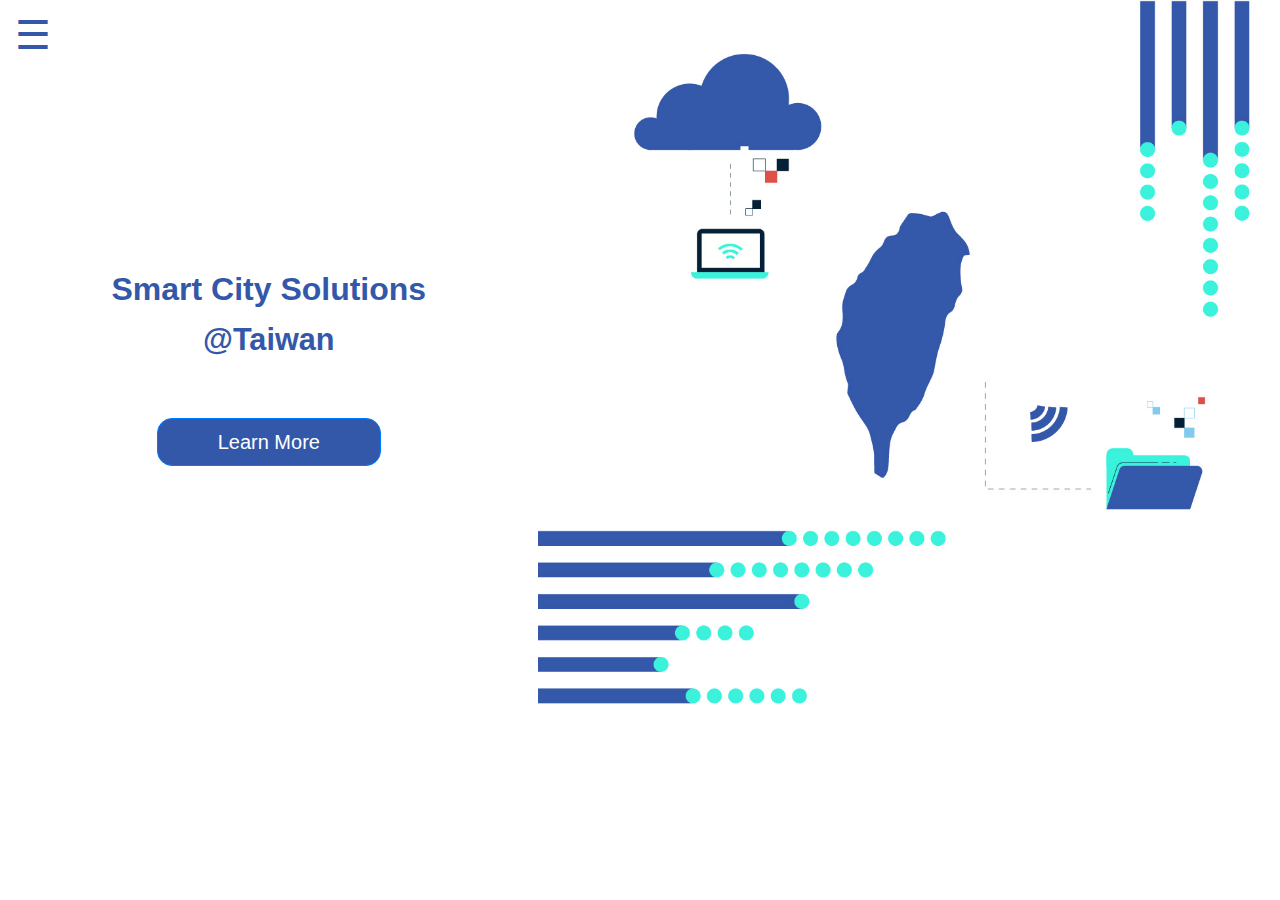
<file: index.html>
<!DOCTYPE html>
<html>

<head>
    <meta charset="UTF-8">
    <meta name="viewport" content="width=device-width, initial-scale=1.0">
    <meta http-equiv="X-UA-Compatible" content="ie=edge">
    <title>Home</title>
    <link rel="stylesheet" href="/css/bootstrap.css">
    <link rel="stylesheet" href="/css/main.css">
    <link rel="stylesheet" href="/css/home.css">
    <script src="./js/jquery.min.js"></script>
    <script src="./js/bootstrap.min.js"></script>
    <!--    <script src="js/loadjson.js"></script>-->
    <script src="/js/home.js"></script>
</head>

<body>
    <nav>
        <span class="menu-btn1" onclick="openNav()">&#9776; </span>
        <div id="mySidenav" class="sidenav">
            <a href="javascript:void(0)" class="closebtn" onclick="closeNav()">&times;</a>
            <a href="./index.html" class="home">Home</a>
            <div class="panel-group" id="accordion">
                <div class="panel panel-default">
                    <div class="panel-heading">
                        <h4 class="panel-title">
                            <a data-toggle="collapse" data-parent="#accordion" href="#collapseOne">
                                8 Categories of Smart Solutions
                            </a>
                        </h4>
                    </div>
                    <div id="collapseOne" class="panel-collapse collapse in">
                        <div class="panel-body">
                            <div class="dropdown">
                                <ul class="class">
                                    <div class="line"></div>
                                    <a href="./Service_company/Agriculture.html">Smart Agriculture</a>
                                    <a href="./Service_company/Education.html">Smart Education</a>
                                    <a href="./Service_company/Energy.html">Smart Energy</a>
                                    <a href="./Service_company/Governance.html">Smart Governance</a>
                                    <a href="./Service_company/Healthcare.html">Smart Healthcare</a>
                                    <a href="./Service_company/Retail.html">Smart Retail</a>
                                    <a href="./Service_company/Tourism.html">Smart Tourism</a>
                                    <a href="./Service_company/Transportation.html">Smart Transportation</a>
                                </ul>
                            </div>
                        </div>
                    </div>
                </div>
            </div>
            <div class="logo">
                    <img src="../Logo.jpg">
                </div>
        </div>
    </nav>

    <div id="main">
        <div class="row main nowrap">
            <div class="home-content" id="s1-box1">
                <div class="title-p">
                    <h1>Smart City Solutions</h1>
                    <p>@Taiwan</p>

                </div>
                <div class="btn-p text-center">
                    <a class="btn btn-primary btn-lg btn-w" href="./8class.html">Learn More</a>
                </div>

            </div>
            <div class="home-img" id="box2">
                <img id="s1-img" src="home_kv.jpg" alt="">
            </div>
        </div>
    </div>

</body>

</html>
</file>
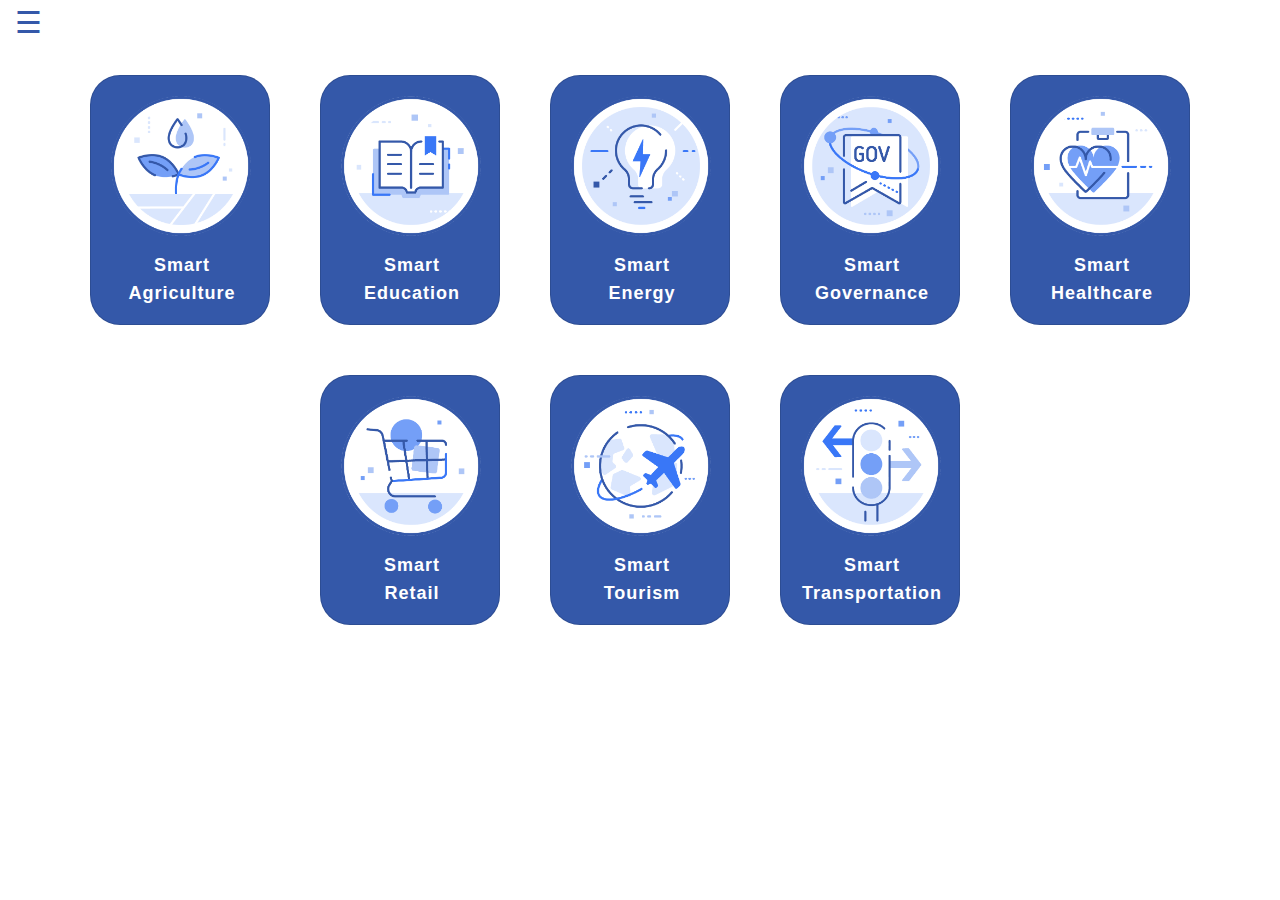
<file: 8class.html>
<!DOCTYPE html>
<html lang="en">

<head>
    <meta charset="UTF-8">
    <meta name="viewport" content="width=device-width, initial-scale=1.0">
    <meta http-equiv="X-UA-Compatible" content="ie=edge">
    <title>8class</title>
    <link rel="stylesheet" href="/css/bootstrap.css">
    <link rel="stylesheet" href="/css/main.css">
    <link rel="stylesheet" href="./css/class_card.css">
    <script src="./js/jquery.min.js"></script>
    <script src="./js/bootstrap.min.js"></script>
    <!--    <script src="js/loadjson.js"></script>-->
    <script src="/js/app.js"></script>
</head>

<body>
    <nav>
        <span class="menu-btn1" onclick="openNav()">&#9776; </span>
        <div id="mySidenav" class="sidenav">
            <a href="javascript:void(0)" class="closebtn" onclick="closeNav()">&times;</a>
            <a href="./index.html" class="home">Home</a>
            <div class="panel-group" id="accordion">
                <div class="panel panel-default">
                    <div class="panel-heading">
                        <h4 class="panel-title">
                            <a data-toggle="collapse" data-parent="#accordion" href="#collapseOne">
                                8 Categories of Smart Solutions
                            </a>
                        </h4>
                    </div>
                    <div id="collapseOne" class="panel-collapse collapse in">
                        <div class="panel-body">
                            <div class="dropdown">
                                <ul class="class">
                                    <div class="line"></div>
                                    <a href="./Service_company/Agriculture.html">Smart Agriculture</a>
                                    <a href="./Service_company/Education.html">Smart Education</a>
                                    <a href="./Service_company/Energy.html">Smart Energy</a>
                                    <a href="./Service_company/Governance.html">Smart Governance</a>
                                    <a href="./Service_company/Healthcare.html">Smart Healthcare</a>
                                    <a href="./Service_company/Retail.html">Smart Retail</a>
                                    <a href="./Service_company/Tourism.html">Smart Tourism</a>
                                    <a href="./Service_company/Transportation.html">Smart Transportation</a>
                                </ul>
                            </div>
                        </div>
                    </div>
                </div>
            </div>
            <div class="logo">
                    <img src="../Logo.jpg">
                </div>
        </div>
    </nav>
    <div class="cards">
        <a href="./Service_company/Agriculture.html" class="card">
            <div class="card-image">
                <img class="" src="./public/icon8/icon8_A.png" alt="">
            </div>
            <div class="card-body">
                <div>Smart</div>
                <div>Agriculture</div>
            </div>
        </a>
        <a href="./Service_company/Education.html" class="card">
            <div class="card-image">
                <img class="" src="./public/icon8/icon8_B.png" alt="">
            </div>
            <div class="card-body">
                <div>Smart</div>
                <div>Education</div>
            </div>
        </a>
        <a href="./Service_company/Energy.html" class="card">
            <div class="card-image">
                <img class="" src="./public/icon8/icon8_C.png" alt="">
            </div>
            <div class="card-body">
                <div>Smart</div>
                <div>Energy</div>
            </div>
        </a>
        <a href="./Service_company/Governance.html" class="card">
            <div class="card-image">
                <img class="" src="./public/icon8/icon8_D.png" alt="">
            </div>
            <div class="card-body">
                <div>Smart</div>
                <div>Governance</div>
            </div>
        </a>
        <a href="./Service_company/Healthcare.html" class="card">
            <div class="card-image">
                <img class="" src="./public/icon8/icon8_E.png" alt="">
            </div>
            <div class="card-body">
                <div>Smart</div>
                <div>Healthcare</div>
            </div>
        </a>
        <a href="./Service_company/Retail.html" class="card">
            <div class="card-image">
                <img class="" src="./public/icon8/icon8_F.png" alt="">
            </div>
            <div class="card-body">
                <div>Smart</div>
                <div>Retail</div>
            </div>
        </a>
        <a href="./Service_company/Tourism.html" class="card">
            <div class="card-image">
                <img class="" src="./public/icon8/icon8_G.png" alt="">
            </div>
            <div class="card-body">
                <div>Smart</div>
                <div>Tourism</div>
            </div>
        </a>
        <a href="./Service_company/Transportation.html" class="card">
            <div class="card-image">
                <img class="" src="./public/icon8/icon8_H.png" alt="">
            </div>
            <div class="card-body">
                <div>Smart</div>
                <div>Transportation</div>
            </div>
        </a>
    </div>

</body>

</html>
</file>
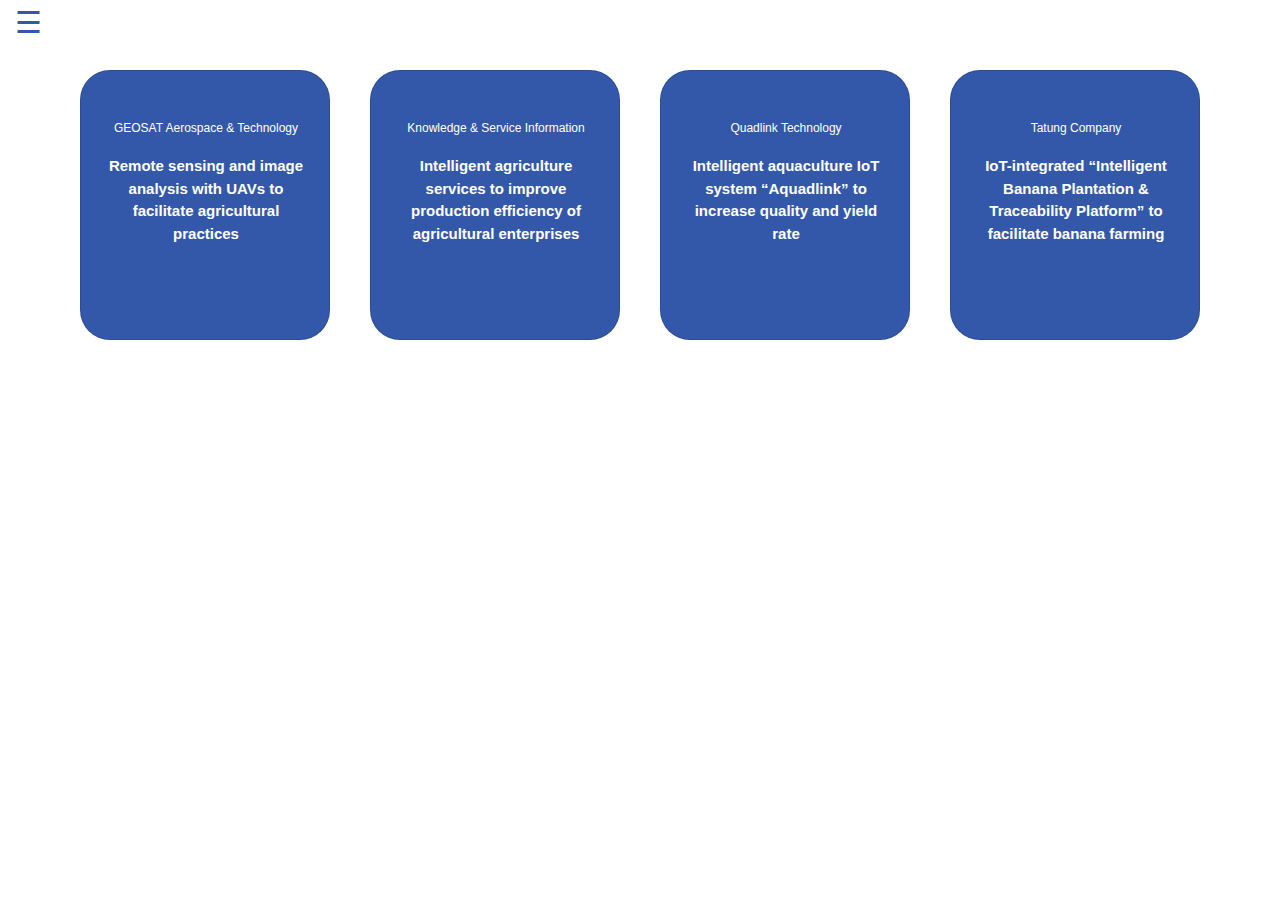
<file: Service_company/Agriculture.html>
<!DOCTYPE html>
<html lang="en">

<head>
    <meta charset="UTF-8">
    <meta name="viewport" content="width=device-width, initial-scale=1.0">
    <meta http-equiv="X-UA-Compatible" content="ie=edge">
    <title>service_company</title>
    <link rel="stylesheet" href="../css/bootstrap.css">
    <link rel="stylesheet" href="../css/main.css">
    <link rel="stylesheet" href="../css/company_card.css">
    <script src="../js/jquery.min.js"></script>
    <script src="../js/bootstrap.min.js"></script>
    <!--    <script src="../js/loadjson.js"></script>-->
    <script src="../js/app.js"></script>
</head>

<body>
    <nav>
        <span class="menu-btn1" onclick="openNav()">&#9776; </span>
        <div id="mySidenav" class="sidenav">
            <a href="javascript:void(0)" class="closebtn" onclick="closeNav()">&times;</a>
            <a href="../index.html" class="home">Home</a>
            <div class="panel-group" id="accordion">
                <div class="panel panel-default">
                    <div class="panel-heading">
                        <h4 class="panel-title">
                            <a data-toggle="collapse" data-parent="#accordion" href="#collapseOne">
                                8 Categories of Smart Solutions
                            </a>
                        </h4>
                    </div>
                    <div id="collapseOne" class="panel-collapse collapse in
                        <div class="panel-body">
                            <div class="dropdown">
                                <ul class="class">
                                    <div class="line"></div>
                                    <a href="./Agriculture.html">Smart Agriculture</a>
                                    <a href="./Education.html">Smart Education</a>
                                    <a href="./Energy.html">Smart Energy</a>
                                    <a href="./Governance.html">Smart Governance</a>
                                    <a href="./Healthcare.html">Smart Healthcare</a>
                                    <a href="./Retail.html">Smart Retail</a>
                                    <a href="./Tourism.html">Smart Tourism</a>
                                    <a href="./Transportation.html">Smart Transportation</a>
                                </ul>
                            </div>
                        </div>
                    </div>
                </div>
                <div class="logo">
                    <img src="../Logo.jpg">
                </div>
            </div>
        </div>
    </nav>
    <div class="cards">
        <a href="../Detailed_case.html?id=1" class="card">
            <div class="card-body">
                <h3>GEOSAT Aerospace & Technology</h3>
                <p>Remote sensing and image analysis with UAVs to facilitate agricultural practices </p>
            </div>
        </a>
        <a href="../Detailed_case.html?id=2" class="card">
            <div class="card-body">
                <h3>Knowledge & Service Information</h3>
                <p>Intelligent agriculture services to improve production efficiency of agricultural enterprises</p>
            </div>
        </a>
        <a href="../Detailed_case.html?id=3" class="card">
            <!--            <img class="Company-logo" src="https://picsum.photos/190/100?image=103" alt="">-->
            <div class="card-body">
                <h3>Quadlink Technology</h3>
                <p>Intelligent aquaculture IoT system “Aquadlink” to increase quality and yield rate</p>
            </div>
        </a>
        <a href="../Detailed_case.html?id=4" class="card">
            <div class="card-body">
                <h3>Tatung Company</h3>
                <p>IoT-integrated “Intelligent Banana Plantation & Traceability Platform” to facilitate banana farming</p>
            </div>
        </a>
        <!-- <a href="../Detailed_case.html?id=20" class="card">
            <div class="card-body">
                <h3>LIDAR Technology, GEOSAT Aerospace & Technology</h3>
                <p>The odor sensor on the unmanned aerial vehicle (UAV) sensitive to detect any source of air pollution</p>
            </div>
        </a>
        <a href="../Detailed_case.html?id=22" class="card">
            <div class="card-body">
                <h3>Knowledge & Service Information</h3>
                <p> • Header: Intelligent agriculture services to improve production efficiency of agricultural
                    enterprises</p>
            </div>
        </a> -->
    </div>

</body>

</html>
</file>
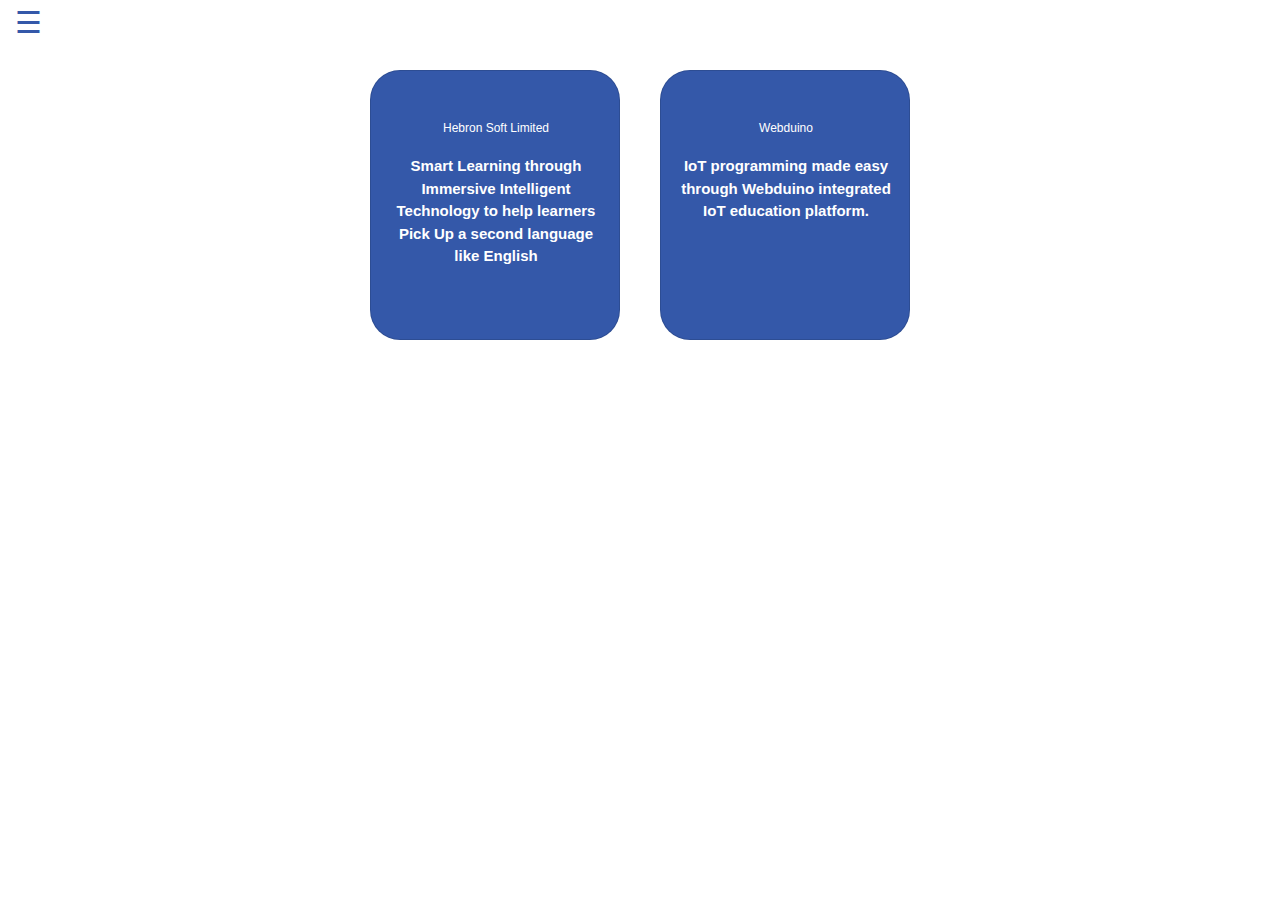
<file: Service_company/Education.html>
<!DOCTYPE html>
<html lang="en">

<head>
    <meta charset="UTF-8">
    <meta name="viewport" content="width=device-width, initial-scale=1.0">
    <meta http-equiv="X-UA-Compatible" content="ie=edge">
    <title>service_company</title>
    <link rel="stylesheet" href="../css/bootstrap.css">
    <link rel="stylesheet" href="../css/main.css">
    <link rel="stylesheet" href="../css/company_card.css">
    <script src="../js/jquery.min.js"></script>
    <script src="../js/bootstrap.min.js"></script>
    <!--    <script src="../js/loadjson.js"></script>-->
    <script src="../js/app.js"></script>
</head>

<body>
    <nav>
        <span class="menu-btn1" onclick="openNav()">&#9776; </span>
        <div id="mySidenav" class="sidenav">
            <a href="javascript:void(0)" class="closebtn" onclick="closeNav()">&times;</a>
            <a href="../index.html" class="home">Home</a>
            <div class="panel-group" id="accordion">
                <div class="panel panel-default">
                    <div class="panel-heading">
                        <h4 class="panel-title">
                            <a data-toggle="collapse" data-parent="#accordion" href="#collapseOne">
                                8 Categories of Smart Solutions
                            </a>
                        </h4>
                    </div>
                    <div id="collapseOne" class="panel-collapse collapse in">
                        <div class="panel-body">
                            <div class="dropdown">
                                <ul class="class">
                                    <div class="line"></div>
                                    <a href="./Agriculture.html">Smart Agriculture</a>
                                    <a href="./Education.html">Smart Education</a>
                                    <a href="./Energy.html">Smart Energy</a>
                                    <a href="./Governance.html">Smart Governance</a>
                                    <a href="./Healthcare.html">Smart Healthcare</a>
                                    <a href="./Retail.html">Smart Retail</a>
                                    <a href="./Tourism.html">Smart Tourism</a>
                                    <a href="./Transportation.html">Smart Transportation</a>
                                </ul>
                            </div>
                        </div>
                    </div>
                </div>
            </div>
            <div class="logo">
                    <img src="../Logo.jpg">
            </div>
        </div>
    </nav>
    <div class="cards">
        <a href="../Detailed_case.html?id=5" class="card">
            <div class="card-body">
                <h3>Hebron Soft Limited</h3>
                <p>Smart Learning through Immersive Intelligent Technology to help learners Pick Up a second language
                    like English</p>
            </div>
        </a>
        <a href="../Detailed_case.html?id=6" class="card">
            <div class="card-body">
                <h3>Webduino</h3>
                <p>IoT programming made easy through Webduino integrated IoT education platform.</p>
            </div>
        </a>
        <!-- <a href="../Detailed_case.html?id=42" class="card">
            <div class="card-body">
                <h3>Webduino</h3>
                <p>IoT programming made easy through Webduino integrated IoT education platform.</p>
            </div>
        </a> -->


    </div>

</body>

</html>
</file>
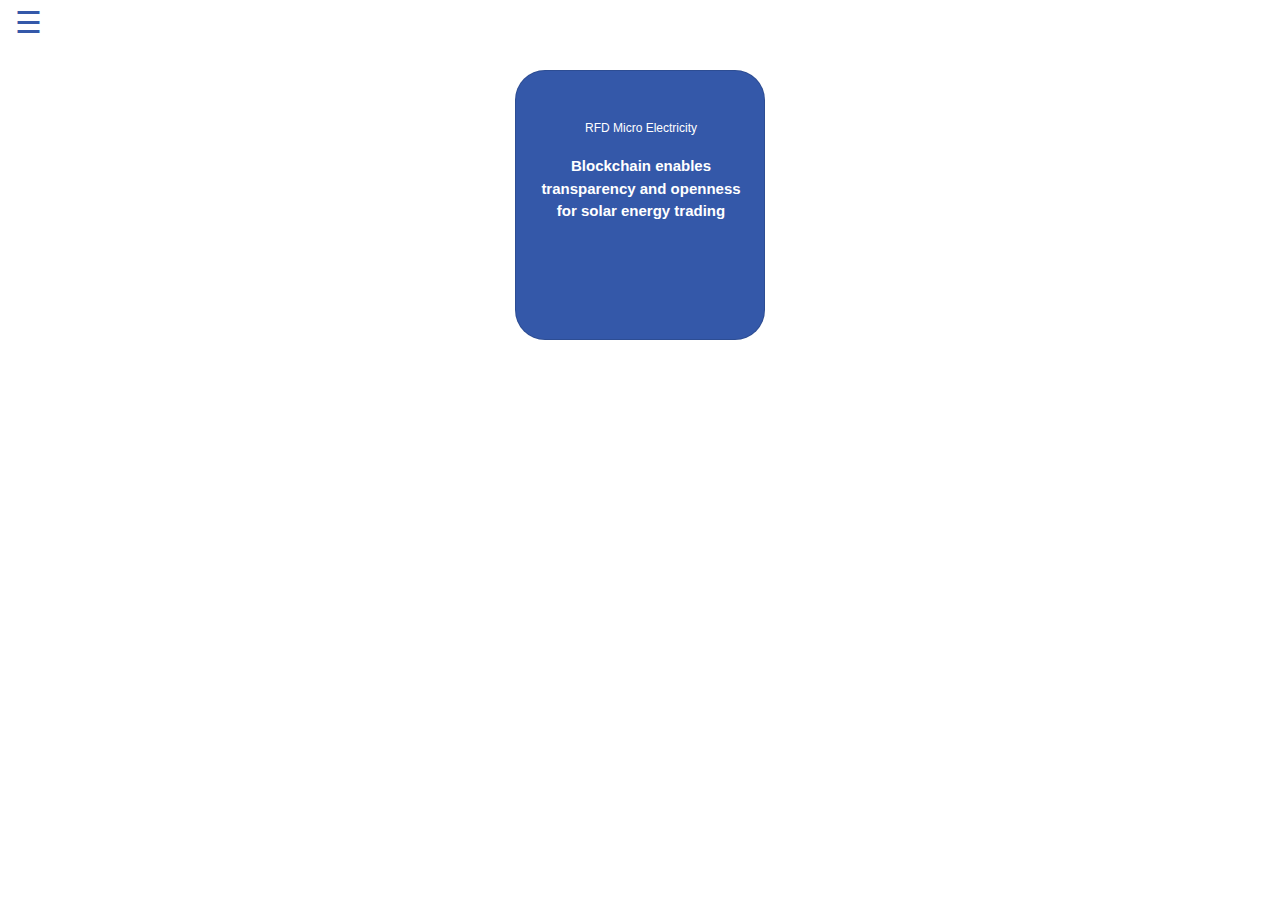
<file: Service_company/Energy.html>
<!DOCTYPE html>
<html lang="en">

<head>
    <meta charset="UTF-8">
    <meta name="viewport" content="width=device-width, initial-scale=1.0">
    <meta http-equiv="X-UA-Compatible" content="ie=edge">
    <title>service_company</title>
    <link rel="stylesheet" href="../css/bootstrap.css">
    <link rel="stylesheet" href="../css/main.css">
    <link rel="stylesheet" href="../css/company_card.css">
    <script src="../js/jquery.min.js"></script>
    <script src="../js/bootstrap.min.js"></script>
    <!--    <script src="../js/loadjson.js"></script>-->
    <script src="../js/app.js"></script>
</head>

<body>
    <nav>
        <span class="menu-btn1" onclick="openNav()">&#9776; </span>
        <div id="mySidenav" class="sidenav">
            <a href="javascript:void(0)" class="closebtn" onclick="closeNav()">&times;</a>
            <a href="../index.html" class="home">Home</a>
            <div class="panel-group" id="accordion">
                <div class="panel panel-default">
                    <div class="panel-heading">
                        <h4 class="panel-title">
                            <a data-toggle="collapse" data-parent="#accordion" href="#collapseOne">
                                8 Categories of Smart Solutions
                            </a>
                        </h4>
                    </div>
                    <div id="collapseOne" class="panel-collapse collapse in">
                        <div class="panel-body">
                            <div class="dropdown">
                                <ul class="class">
                                    <div class="line"></div>
                                    <a href="./Agriculture.html">Smart Agriculture</a>
                                    <a href="./Education.html">Smart Education</a>
                                    <a href="./Energy.html">Smart Energy</a>
                                    <a href="./Governance.html">Smart Governance</a>
                                    <a href="./Healthcare.html">Smart Healthcare</a>
                                    <a href="./Retail.html">Smart Retail</a>
                                    <a href="./Tourism.html">Smart Tourism</a>
                                    <a href="./Transportation.html">Smart Transportation</a>
                                </ul>
                            </div>
                        </div>
                    </div>
                </div>
            </div>
            <div class="logo">
                    <img src="../Logo.jpg">
            </div>
        </div>
    </nav>
    <div class="cards">
        <a href="../Detailed_case.html?id=7" class="card">
            <div class="card-body">
                <h3>RFD Micro Electricity</h3>
                <p>Blockchain enables transparency and openness for solar energy trading</p>
            </div>
        </a>
    </div>

</body>

</html>
</file>
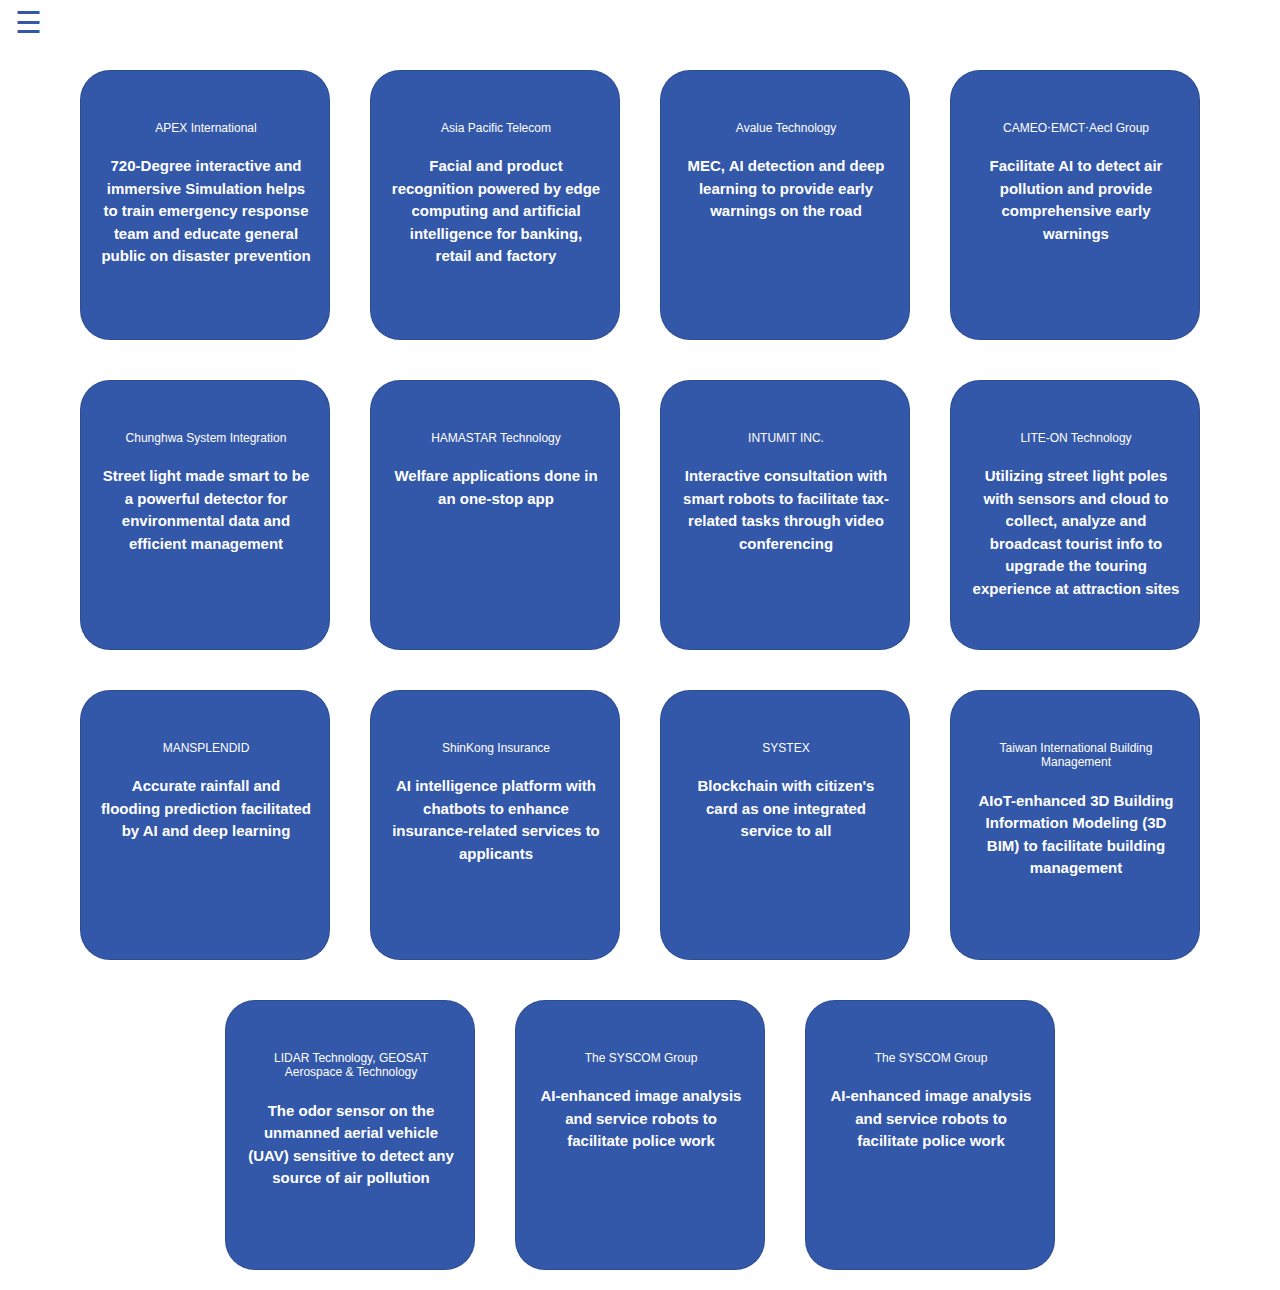
<file: Service_company/Governance.html>
<!DOCTYPE html>
<html lang="en">

<head>
    <meta charset="UTF-8">
    <meta name="viewport" content="width=device-width, initial-scale=1.0">
    <meta http-equiv="X-UA-Compatible" content="ie=edge">
    <title>service_company</title>
    <link rel="stylesheet" href="../css/bootstrap.css">
    <link rel="stylesheet" href="../css/main.css">
    <link rel="stylesheet" href="../css/company_card.css">
    <script src="../js/jquery.min.js"></script>
    <script src="../js/bootstrap.min.js"></script>
    <!--    <script src="../js/loadjson.js"></script>-->
    <script src="../js/app.js"></script>
</head>

<body>
    <nav>
        <span class="menu-btn1" onclick="openNav()">&#9776; </span>
        <div id="mySidenav" class="sidenav">
            <a href="javascript:void(0)" class="closebtn" onclick="closeNav()">&times;</a>
            <a href="../index.html" class="home">Home</a>
            <div class="panel-group" id="accordion">
                <div class="panel panel-default">
                    <div class="panel-heading">
                        <h4 class="panel-title">
                            <a data-toggle="collapse" data-parent="#accordion" href="#collapseOne">
                                8 Categories of Smart Solutions
                            </a>
                        </h4>
                    </div>
                    <div id="collapseOne" class="panel-collapse collapse in">
                        <div class="panel-body">
                            <div class="dropdown">
                                <ul class="class">
                                    <div class="line"></div>
                                    <a href="./Agriculture.html">Smart Agriculture</a>
                                    <a href="./Education.html">Smart Education</a>
                                    <a href="./Energy.html">Smart Energy</a>
                                    <a href="./Governance.html">Smart Governance</a>
                                    <a href="./Healthcare.html">Smart Healthcare</a>
                                    <a href="./Retail.html">Smart Retail</a>
                                    <a href="./Tourism.html">Smart Tourism</a>
                                    <a href="./Transportation.html">Smart Transportation</a>
                                </ul>
                            </div>
                        </div>
                    </div>
                </div>
            </div>
            <div class="logo">
                    <img src="../Logo.jpg">
            </div>
        </div>
    </nav>
    <div class="cards">
        <a href="../Detailed_case.html?id=8" class="card">
            <div class="card-body">
                <h3>APEX International</h3>
                <p>720-Degree interactive and immersive Simulation helps to train emergency response team and educate
                    general public on disaster prevention</p>
            </div>
        </a>
        <a href="../Detailed_case.html?id=9" class="card">
            <div class="card-body">
                <h3>Asia Pacific Telecom</h3>
                <p>Facial and product recognition powered by edge computing and artificial intelligence for banking,
                    retail and factory </p>
            </div>
        </a>
        <a href="../Detailed_case.html?id=10" class="card">
            <div class="card-body">
                <h3>Avalue Technology</h3>
                <p>MEC, AI detection and deep learning to provide early warnings on the road</p>
            </div>
        </a>
        <a href="../Detailed_case.html?id=11" class="card">
            <div class="card-body">
                <h3>CAMEO‧EMCT‧Aecl Group</h3>
                <p>Facilitate AI to detect air pollution and provide comprehensive early warnings</p>
            </div>
        </a>
        <a href="../Detailed_case.html?id=12" class="card">
            <div class="card-body">
                <h3>Chunghwa System Integration</h3>
                <p>Street light made smart to be a powerful detector for environmental data and efficient management
                </p>
            </div>
        </a>
        <a href="../Detailed_case.html?id=13" class="card">
            <div class="card-body">
                <h3>HAMASTAR Technology</h3>
                <p>Welfare applications done in an one-stop app</p>
            </div>
        </a>
        <a href="../Detailed_case.html?id=14" class="card">
            <div class="card-body">
                <h3>INTUMIT INC.</h3>
                <p>Interactive consultation with smart robots to facilitate tax-related tasks through video conferencing</p>
            </div>
        </a>
        <a href="../Detailed_case.html?id=15" class="card">
            <div class="card-body">
                <h3>LITE-ON Technology</h3>
                <p>Utilizing street light poles with sensors and cloud to collect, analyze and broadcast tourist info
                    to upgrade the touring experience at attraction sites </p>
            </div>
        </a>
        <a href="../Detailed_case.html?id=16" class="card">
            <div class="card-body">
                <h3>MANSPLENDID</h3>
                <p>Accurate rainfall and flooding prediction facilitated by AI and deep learning</p>
            </div>
        </a>
        <a href="../Detailed_case.html?id=17" class="card">
            <div class="card-body">
                <h3>ShinKong Insurance</h3>
                <p>AI intelligence platform with chatbots to enhance insurance-related services to applicants</p>
            </div>
        </a>
        <a href="../Detailed_case.html?id=18" class="card">
            <div class="card-body">
                <h3>SYSTEX</h3>
                <p>Blockchain with citizen's card as one integrated service to all</p>
            </div>
        </a>
        <a href="../Detailed_case.html?id=19" class="card">
            <div class="card-body">
                <h3>Taiwan International Building Management</h3>
                <p>AIoT-enhanced 3D Building Information Modeling (3D BIM) to facilitate building management </p>
            </div>
        </a>
        <a href="../Detailed_case.html?id=20" class="card">
            <div class="card-body">
                <h3>LIDAR Technology, GEOSAT Aerospace & Technology</h3>
                <p>The odor sensor on the unmanned aerial vehicle (UAV)  sensitive to detect any source of air pollution</p>
            </div>
        </a>
        <a href="../Detailed_case.html?id=21" class="card">
            <div class="card-body">
                <h3>The SYSCOM Group</h3>
                <p>AI-enhanced image analysis and service robots to facilitate police work </p>
            </div>
        </a>
        <a href="../Detailed_case.html?id=22" class="card">
            <div class="card-body">
                <h3>The SYSCOM Group</h3>
                <p>AI-enhanced image analysis and service robots to facilitate police work </p>
            </div>
        </a>
        <!-- <a href="../Detailed_case.html?id=49" class="card">
            <div class="card-body">
                <h3>LITE-ON Technology</h3>
                <p>Utilizing street light poles with sensors and cloud to collect, analyze and broadcast tourist info
                    to upgrade the touring experience at attraction sites </p>
            </div>
        </a> -->
    </div>

</body>

</html>
</file>
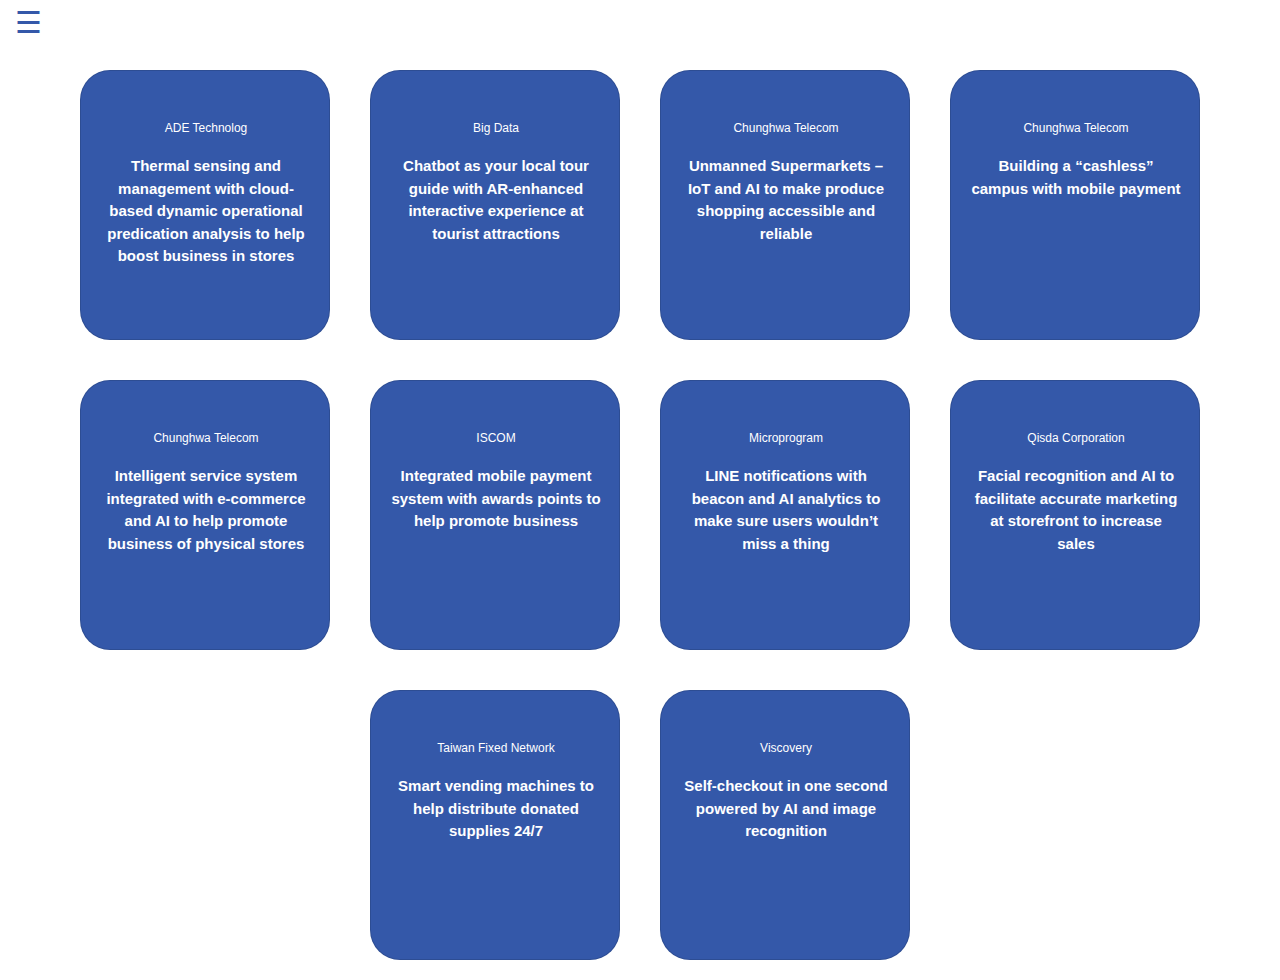
<file: Service_company/Retail.html>
<!DOCTYPE html>
<html lang="en">

<head>
    <meta charset="UTF-8">
    <meta name="viewport" content="width=device-width, initial-scale=1.0">
    <meta http-equiv="X-UA-Compatible" content="ie=edge">
    <title>service_company</title>
    <link rel="stylesheet" href="../css/bootstrap.css">
    <link rel="stylesheet" href="../css/main.css">
    <link rel="stylesheet" href="../css/company_card.css">
    <script src="../js/jquery.min.js"></script>
    <script src="../js/bootstrap.min.js"></script>
    <!--    <script src="../js/loadjson.js"></script>-->
    <script src="../js/app.js"></script>
</head>

<body>
    <nav>
        <span class="menu-btn1" onclick="openNav()">&#9776; </span>
        <div id="mySidenav" class="sidenav">
            <a href="javascript:void(0)" class="closebtn" onclick="closeNav()">&times;</a>
            <a href="../index.html" class="home">Home</a>
            <div class="panel-group" id="accordion">
                <div class="panel panel-default">
                    <div class="panel-heading">
                        <h4 class="panel-title">
                            <a data-toggle="collapse" data-parent="#accordion" href="#collapseOne">
                                8 Categories of Smart Solutions
                            </a>
                        </h4>
                    </div>
                    <div id="collapseOne" class="panel-collapse collapse in">
                        <div class="panel-body">
                            <div class="dropdown">
                                <ul class="class">
                                    <div class="line"></div>
                                    <a href="./Agriculture.html">Smart Agriculture</a>
                                    <a href="./Education.html">Smart Education</a>
                                    <a href="./Energy.html">Smart Energy</a>
                                    <a href="./Governance.html">Smart Governance</a>
                                    <a href="./Healthcare.html">Smart Healthcare</a>
                                    <a href="./Retail.html">Smart Retail</a>
                                    <a href="./Tourism.html">Smart Tourism</a>
                                    <a href="./Transportation.html">Smart Transportation</a>
                                </ul>
                            </div>
                        </div>
                    </div>
                </div>
            </div>
            <div class="logo">
                    <img src="../Logo.jpg">
            </div>
        </div>
    </nav>
    <div class="cards">
        <!-- <a href="../Detailed_case.html?id=18" class="card">
            <div class="card-body">
                <h3>SYSTEX</h3>
                <p>Blockchain with citizen’s card as one integrated service to all</p>
            </div>
        </a> -->
        <a href="../Detailed_case.html?id=41" class="card">
            <div class="card-body">
                <h3>ADE Technolog</h3>
                <p>Thermal sensing and management with cloud-based dynamic operational predication analysis to help
                    boost business in stores</p>
            </div>
        </a>
        <a href="../Detailed_case.html?id=42" class="card">
            <div class="card-body">
                <h3>Big Data</h3>
                <p>Chatbot as your local tour guide with AR-enhanced interactive experience at tourist attractions</p>
            </div>
        </a>
        <a href="../Detailed_case.html?id=43" class="card">
            <div class="card-body">
                <h3>Chunghwa Telecom</h3>
                <p>Unmanned Supermarkets – IoT and AI to make produce shopping accessible and reliable</p>
            </div>
        </a>
        <a href="../Detailed_case.html?id=44" class="card">
            <div class="card-body">
                <h3>Chunghwa Telecom</h3>
                <p>Building a “cashless” campus with mobile payment</p>
            </div>
        </a>
        <a href="../Detailed_case.html?id=45" class="card">
            <div class="card-body">
                <h3>Chunghwa Telecom</h3>
                <p>Intelligent service system integrated with e-commerce and AI to help promote business of physical stores</p>
            </div>
        </a>
        <a href="../Detailed_case.html?id=46" class="card">
            <div class="card-body">
                <h3>ISCOM</h3>
                <p>Integrated mobile payment system with awards points to help promote business</p>
            </div>
        </a>
        <a href="../Detailed_case.html?id=47" class="card">
            <div class="card-body">
                <h3>Microprogram</h3>
                <p>LINE notifications with beacon and AI analytics to make sure users wouldn’t miss a thing</p>
            </div>
        </a>
        <a href="../Detailed_case.html?id=48" class="card">
            <div class="card-body">
                <h3>Qisda Corporation</h3>
                <p>Facial recognition and AI to facilitate accurate marketing at storefront to increase sales </p>
            </div>
        </a>
        <a href="../Detailed_case.html?id=49" class="card">
            <div class="card-body">
                <h3>Taiwan Fixed Network</h3>
                <p>Smart vending machines to help distribute donated supplies 24/7</p>
            </div>
        </a>
        <a href="../Detailed_case.html?id=50" class="card">
            <div class="card-body">
                <h3>Viscovery</h3>
                <p>Self-checkout in one second powered by AI and image recognition </p>
            </div>
        </a>
        <!-- <a href="../Detailed_case.html?id=58" class="card">
            <div class="card-body">
                <h3>Viscovery</h3>
                <p>Self-checkout in one second powered by AI and image recognition </p>
            </div>
        </a> -->
    </div>

</body>

</html>
</file>
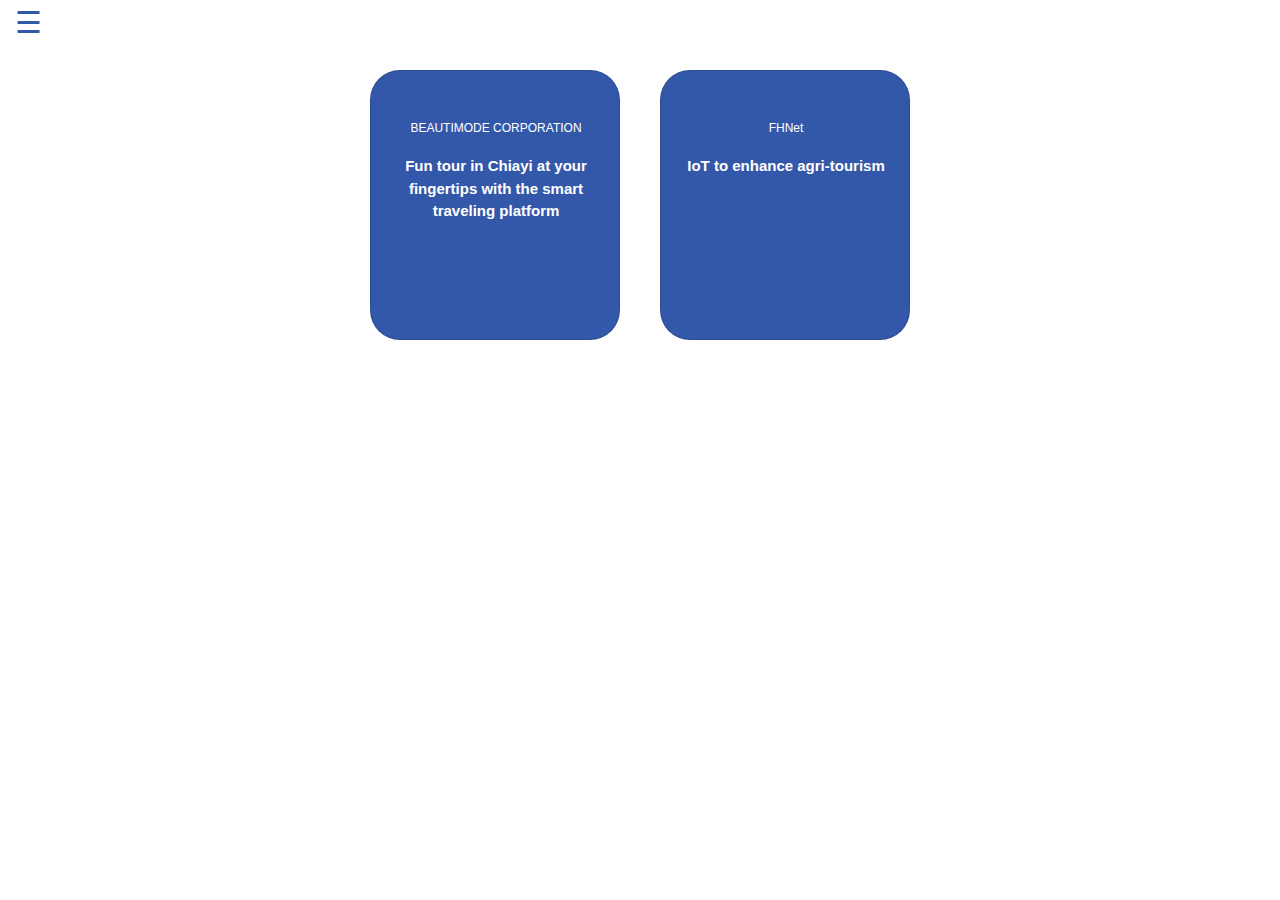
<file: Service_company/Tourism.html>
<!DOCTYPE html>
<html lang="en">

<head>
    <meta charset="UTF-8">
    <meta name="viewport" content="width=device-width, initial-scale=1.0">
    <meta http-equiv="X-UA-Compatible" content="ie=edge">
    <title>service_company</title>
    <link rel="stylesheet" href="../css/bootstrap.css">
    <link rel="stylesheet" href="../css/main.css">
    <link rel="stylesheet" href="../css/company_card.css">
    <script src="../js/jquery.min.js"></script>
    <script src="../js/bootstrap.min.js"></script>
    <!--    <script src="../js/loadjson.js"></script>-->
    <script src="../js/app.js"></script>
</head>

<body>
    <nav>
        <span class="menu-btn1" onclick="openNav()">&#9776; </span>
        <div id="mySidenav" class="sidenav">
            <a href="javascript:void(0)" class="closebtn" onclick="closeNav()">&times;</a>
            <a href="../index.html" class="home">Home</a>
            <div class="panel-group" id="accordion">
                <div class="panel panel-default">
                    <div class="panel-heading">
                        <h4 class="panel-title">
                            <a data-toggle="collapse" data-parent="#accordion" href="#collapseOne">
                                8 Categories of Smart Solutions
                            </a>
                        </h4>
                    </div>
                    <div id="collapseOne" class="panel-collapse collapse in">
                        <div class="panel-body">
                            <div class="dropdown">
                                <ul class="class">
                                    <div class="line"></div>
                                    <a href="./Agriculture.html">Smart Agriculture</a>
                                    <a href="./Education.html">Smart Education</a>
                                    <a href="./Energy.html">Smart Energy</a>
                                    <a href="./Governance.html">Smart Governance</a>
                                    <a href="./Healthcare.html">Smart Healthcare</a>
                                    <a href="./Retail.html">Smart Retail</a>
                                    <a href="./Tourism.html">Smart Tourism</a>
                                    <a href="./Transportation.html">Smart Transportation</a>
                                </ul>
                            </div>
                        </div>
                    </div>
                </div>
            </div>
            <div class="logo">
                    <img src="../Logo.jpg">
            </div>
        </div>
    </nav>
    <div class="cards">
        <!-- <a href="../Detailed_case.html?id=44" class="card">
            <div class="card-body">
                <h3>Bigdata Co., Ltd.</h3>
                <p>Chatbot as your local tour guide with AR-enhanced interactive experience at tourist attractions</p>
            </div>
        </a> -->
        <a href="../Detailed_case.html?id=51" class="card">
            <div class="card-body">
                <h3>BEAUTIMODE CORPORATION</h3>
                <p>Fun tour in Chiayi at your fingertips with the smart traveling platform </p>
            </div>
        </a>
        <a href="../Detailed_case.html?id=52" class="card">
            <div class="card-body">
                <h3>FHNet</h3>
                <p>IoT to enhance agri-tourism</p>
            </div>
        </a>
    </div>

</body>

</html>
</file>
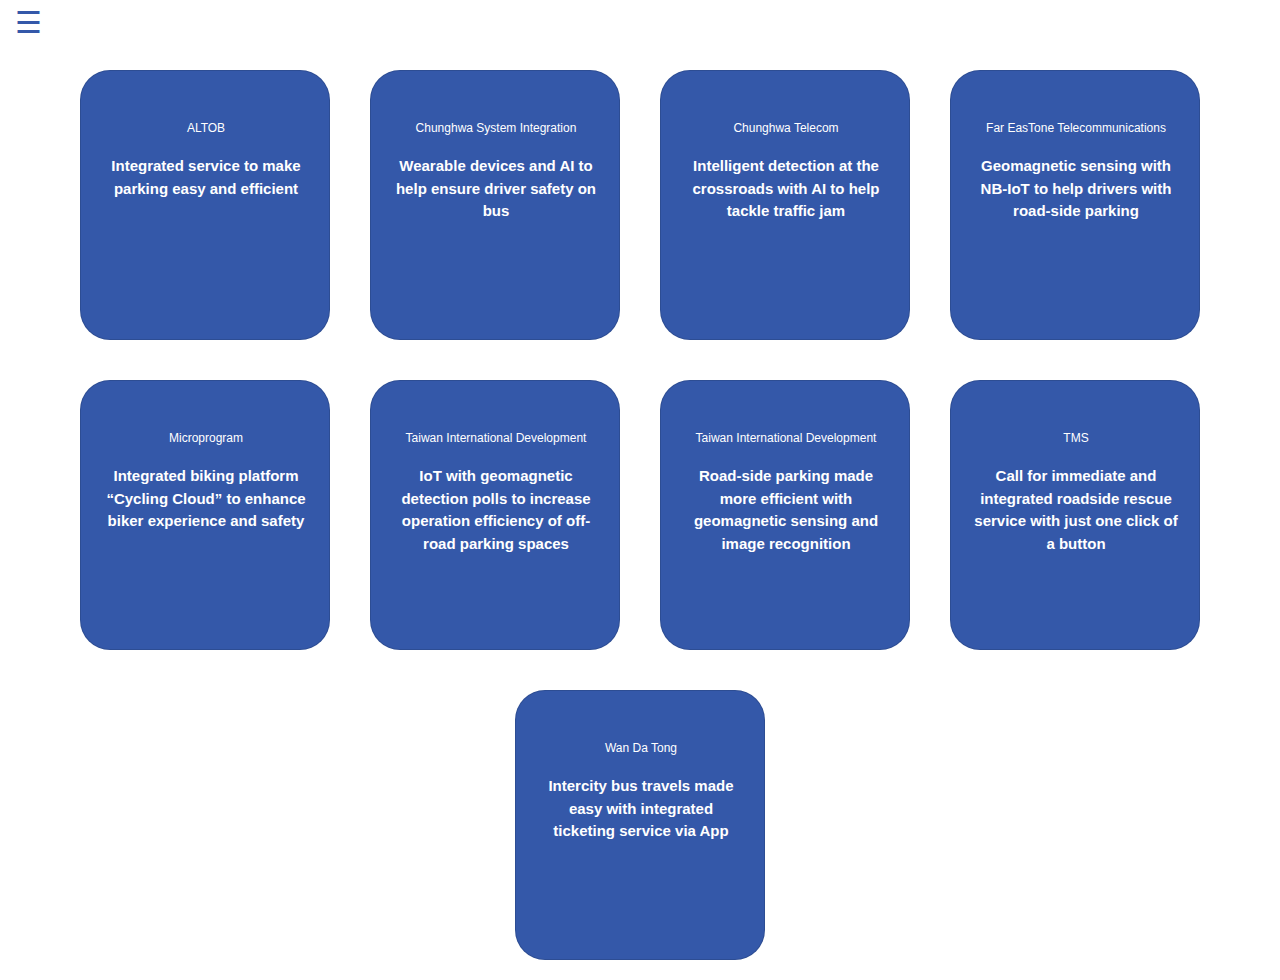
<file: Service_company/Transportation.html>
<!DOCTYPE html>
<html lang="en">

<head>
    <meta charset="UTF-8">
    <meta name="viewport" content="width=device-width, initial-scale=1.0">
    <meta http-equiv="X-UA-Compatible" content="ie=edge">
    <title>service_company</title>
    <link rel="stylesheet" href="../css/bootstrap.css">
    <link rel="stylesheet" href="../css/main.css">
    <link rel="stylesheet" href="../css/company_card.css">
    <script src="../js/jquery.min.js"></script>
    <script src="../js/bootstrap.min.js"></script>
    <!--    <script src="../js/loadjson.js"></script>-->
    <script src="../js/app.js"></script>
</head>

<body>
    <nav>
        <span class="menu-btn1" onclick="openNav()">&#9776; </span>
        <div id="mySidenav" class="sidenav">
            <a href="javascript:void(0)" class="closebtn" onclick="closeNav()">&times;</a>
            <a href="../index.html" class="home">Home</a>
            <div class="panel-group" id="accordion">
                <div class="panel panel-default">
                    <div class="panel-heading">
                        <h4 class="panel-title">
                            <a data-toggle="collapse" data-parent="#accordion" href="#collapseOne">
                                8 Categories of Smart Solutions
                            </a>
                        </h4>
                    </div>
                    <div id="collapseOne" class="panel-collapse collapse in">
                        <div class="panel-body">
                            <div class="dropdown">
                                <ul class="class">
                                    <div class="line"></div>
                                    <a href="./Agriculture.html">Smart Agriculture</a>
                                    <a href="./Education.html">Smart Education</a>
                                    <a href="./Energy.html">Smart Energy</a>
                                    <a href="./Governance.html">Smart Governance</a>
                                    <a href="./Healthcare.html">Smart Healthcare</a>
                                    <a href="./Retail.html">Smart Retail</a>
                                    <a href="./Tourism.html">Smart Tourism</a>
                                    <a href="./Transportation.html">Smart Transportation</a>
                                </ul>
                            </div>
                        </div>
                    </div>
                </div>
            </div>
            <div class="logo">
                    <img src="../Logo.jpg">
            </div>
        </div>
    </nav>
    <div class="cards">
        <!-- <a href="../Detailed_case.html?id=10" class="card">
            <div class="card-body">
                <h3>Avalue Technology</h3>
                <p>MEC, AI detection and deep learning to provide early warnings on the road </p>
            </div>
        </a> -->
        <a href="../Detailed_case.html?id=53" class="card">
            <div class="card-body">
                <h3>ALTOB</h3>
                <p>Integrated service to make parking easy and efficient </p>
            </div>
        </a>
        <a href="../Detailed_case.html?id=54" class="card">
            <div class="card-body">
                <h3>Chunghwa System Integration</h3>
                <p>Wearable devices and AI to help ensure driver safety on bus</p>
            </div>
        </a>
        <a href="../Detailed_case.html?id=55" class="card">
            <div class="card-body">
                <h3>Chunghwa Telecom</h3>
                <p>Intelligent detection at the crossroads with AI to help tackle traffic jam</p>
            </div>
        </a>
        <a href="../Detailed_case.html?id=56" class="card">
            <div class="card-body">
                <h3>Far EasTone Telecommunications</h3>
                <p>Geomagnetic sensing with NB-IoT to help drivers with road-side parking</p>
            </div>
        </a>
        <a href="../Detailed_case.html?id=57" class="card">
            <div class="card-body">
                <h3>Microprogram</h3>
                <p>Integrated biking platform “Cycling Cloud” to enhance biker experience and safety</p>
            </div>
        </a><a href="../Detailed_case.html?id=58" class="card">
            <div class="card-body">
                <h3>Taiwan International Development</h3>
                <p>IoT with geomagnetic detection polls to increase operation efficiency of off-road parking spaces</p>
            </div>
        </a>
        <a href="../Detailed_case.html?id=59" class="card">
            <div class="card-body">
                <h3>Taiwan International Development</h3>
                <p>Road-side parking made more efficient with geomagnetic sensing and image recognition</p>
            </div>
        </a>
        <a href="../Detailed_case.html?id=60" class="card">
            <div class="card-body">
                <h3>TMS</h3>
                <p>Call for immediate and integrated roadside rescue service with just one click of a button</p>
            </div>
        </a>
        <a href="../Detailed_case.html?id=61" class="card">
            <div class="card-body">
                <h3>Wan Da Tong</h3>
                <p>Intercity bus travels made easy with integrated ticketing service via App</p>
            </div>
        </a>
    </div>

</body>

</html>
</file>
<file: css/main.css>
body {
    font-family: "Lato", sans-serif;
}

.menu-btn1 {
    position: fixed;
    left: 0px;
    position: absolute;
    color: #3458A9;
    background-color: white;
    height: 60px;
    width: 60px;
    font-size: 30px;
    cursor: pointer;
    border: none;
    margin-left: 15px;
    /* z-index: 1; */
}

.sidenav {
    height: 100%;
    width: 0;
    position: fixed;
    z-index: 1;
    top: 0;
    left: 0;
    background-color: #3458A9;
    overflow-x: hidden;
    transition: 0.5s;
    padding-top: 45px;
}

.home {
    margin-top: 20px;
}

.logo img{
    width: 85%;
    padding: 0px 0px 30px 32px;
    position: absolute;
    bottom: 0;
}

.sidenav a,
.dropdown {
    padding: 4px 6px 4px 32px;
    text-decoration: none;
    font-size: 18px;
    color: white;
    display: block;
    transition: 0.3s;
}

.dropdown {
    margin-top: 6px;
    transition: height 2s;
}

.sidenav a:hover {
    color: #f1f1f1;
}

.sidenav .closebtn {
    position: absolute;
    top: 0;
    left: -60px;
    font-size: 36px;
    margin-left: 50px;
}

.line {
    border: 1px solid white;
    width: 280px;
    margin: 10px;
    position: relative;
    left: -50px;
}

.class a {
    font-size: 14px;
}

.dropdown {
    margin-top: 0;
    padding-top: 0;
}

/* .class {
    display: none;
}

.dropdown ul {
    display: none;
}

.dropdown:hover ul {
    display: block;
} */



@media screen and (max-height: 450px) {
    .sidenav {
        padding-top: 15px;
    }

    .sidenav a {
        font-size: 14px;
    }
}
</file>
<file: css/home.css>
* {
    box-sizing: border-box;
}

#main {
    transition: margin-left .5s;
}

[class^="col-"] {
    padding-left: 0px;
    padding-right: 0px;
}


body {
    background: white;
    width: 100%;
}


h1,
p {
    text-align: center;
    font-weight: 600;
    color: #3458A9;
}

h1 {
    font-size: 2rem;
}

.title-p {
    margin-top: 30vh;
}



/* btn */

.btn-p {
    padding-top: 40px;
}


/* menu-btn */


* {
    box-sizing: border-box;
}

#main {
    transition: margin-left .5s;
}

[class^="col-"] {
    padding-left: 0px;
    padding-right: 0px;
}


body {
    background: white;
    width: 100%;
}


h1,
p {
    text-align: center;
    font-weight: 600;
    color: #3458A9;
    font-size: 23pt;
}

h1 {
    font-size: 2rem;
}

.title-p {
    margin-top: 30vh;
}



/* btn */

.btn-p {
    padding-top: 40px;
}

.btn-w {
    background-color: #3458A9;
    padding-left: 60px;
    padding-right: 60px;
    border-radius: 15px;
    margin-bottom: 60px;
}

/* menu-btn */


#s1-img {
    height: 100%;
    width: 100%;
}

.menu-btn1 {
    margin-top: 5px;
    margin-left: 15px;
    font-size: 40px;
    cursor: pointer;
    height: 60px;
    background-color: white;
    z-index: 1;
}

.menu-btn1:hover {
    background-color: white;
}

.home-content {
    width: 42vw;
}

.home-img {
    width: 58vw;
}

.nowrap {
    width: 100vw;
    margin-left: 0px;
}

img .logo{
    width: 100px;
}


@media screen and (max-width:991.99px) {
    .menu-btn1 {
        height: 60px;
        position: static;
    }

    h1 {
        font-size: 2rem;
    }

    #s1-box1 {
        order: 2;
    }

    #s1-box2 {
        order: 1;
    }

    .title-p {
        margin-top: 60px;
    }

    .title-content {
        margin-bottom: 30px;
    }

    .home-content {
        width: 100vw;
    }

    .home-img {
        width: 100vw;
    }
}
</file>
<file: css/class_card.css>
* {
    box-sizing: border-box;
}


/* my */
.cards {
    /* margin-top: 50px; */
    padding: 40px;
    display: flex;
    flex-flow: row wrap;
    padding-top: 50px;
    justify-content: center;
}

.card {
    margin: 100px;
    position: relative;
    width: 180px;
    height: 250px;
    overflow: hidden;
    border-radius: 30px;

    background-color: #3458A9;
    margin: 25px;
}

.card-body {
    height: 100px;
    width: 180px;
    position: absolute;
    top: 165px;
    left: 0;
    /* display: none; */
    /* opacity: 0; */
    /* z-index: 0; */
    color: rgb(145, 151, 245);
    padding: 10px;
}

.card-body div {
    margin: 1px;
    color: white;
    text-align: center;
    font-size: 18px;
    font-weight: 600;
    font-family: 'Noto Sans TC', 'Poppins', sans-serif;
    letter-spacing: 1px;
    width: 100%;
}

.card:hover {
    background-color: rgb(145, 151, 245);
    transition: 1s;
}

.card:hover .card-body h3 {
    /* display: block; */
    /* opacity: 1; */
    color: red;
    transition: 1s;
}

.card:hover .card-body p {
    /* display: block; */
    /* opacity: 1; */
    color: #3458A9;
    transition: 1s;
}

.card-image img {
    margin-top: 20px;
    margin-left: 20px;
    height: 140px;
    width: 140px;
    border-radius: 70px;
}



@media screen and (max-width: 500px) {
    .cards {
        padding: 0px;
        padding-top: 50px;
        ;
    }

    .card {
        width: 150px;
        margin: 14px;
        height: 200px;
    }

    .card-body {
        top: 125px;
        width: 100%;
    }

    .card-body div {
        font-size: 15px;
        text-align: center;
    }

    .card-image img {
        margin-top: 15px;
        margin-left: 25px;
        height: 100px;
        width: 100px;
        border-radius: 50px;
    }
}
</file>
<file: css/company_card.css>
* {
    box-sizing: border-box;
}


/* my */
.cards {
    display: flex;
    flex-flow: row wrap;
    padding-top: 50px;
    justify-content: center;
}

.card {
    margin: 20px;
    position: relative;
    width: 250px;
    height: 270px;
    overflow: hidden;
    border-radius: 30px;

    background-color: #3458A9;
    /* margin: 25px; */
}

.card img {
    display: block;
}

.card-body {
    width: 250px;
    position: absolute;
    top: 30px;
    left: 0;
    /* display: none; */
    /* opacity: 0; */
    /* z-index: 0; */
    text-align: center;
    color: rgb(145, 151, 245);
}

.card:hover {
    background-color: rgb(145, 151, 245);
    transition: 1s;
}

.card:hover .card-body h3 {
    /* display: block; */
    /* opacity: 1; */
    color: red;
    transition: 1s;
}

.card:hover .card-body p {
    /* display: block; */
    /* opacity: 1; */
    color: #3458A9;
    transition: 1s;
}


.card-image {
    display: center;
    border: 1px solid;
    height: 150px;
    padding: auto;
}

.card-image img {
    height: 100px;
    width: 100px;
    border-radius: 50px;
}

.card-body div {
    color: white;
    text-align: center;
    font-size: 20px;
    font-weight: 600;
    font-family: 'Noto Sans TC', 'Poppins', sans-serif;
    letter-spacing: 1px;
    word-spacing: 10px;
    border: 2px solid;
}

.card-body h3 {
    font-size: 12px;
    color: white;
    margin-bottom: 20px;
}

.card-body p {
    font-size: 15px;
    color: white;
    width: 100%;
    font-weight: 800;
}

.Company-logo {
    height: 50px;
    width: 190px;
    top: 40px;
    left: 30px;

    position: relative;
}


/* @media screen and (max-width: 999.99px) {
    .card {
        width: calc(40%);
        margin: 5%;
    }
} */
</file>
